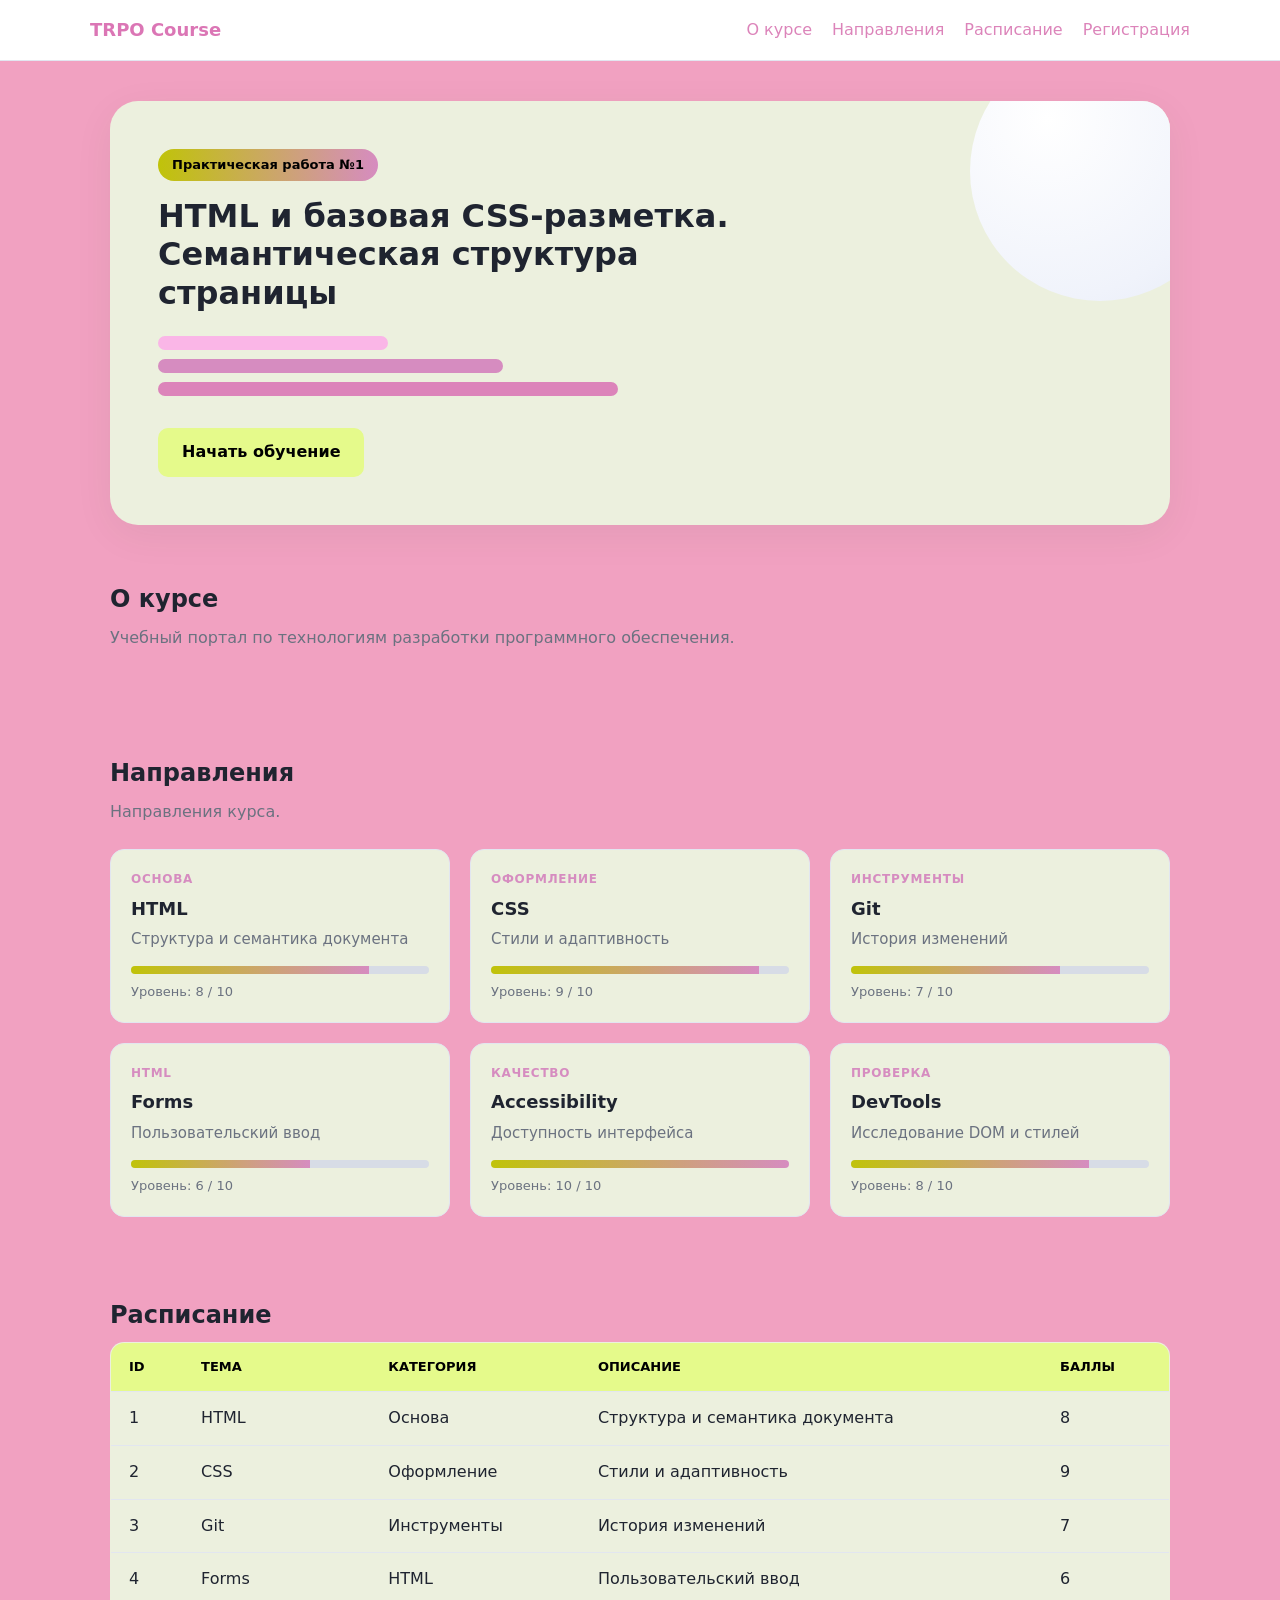
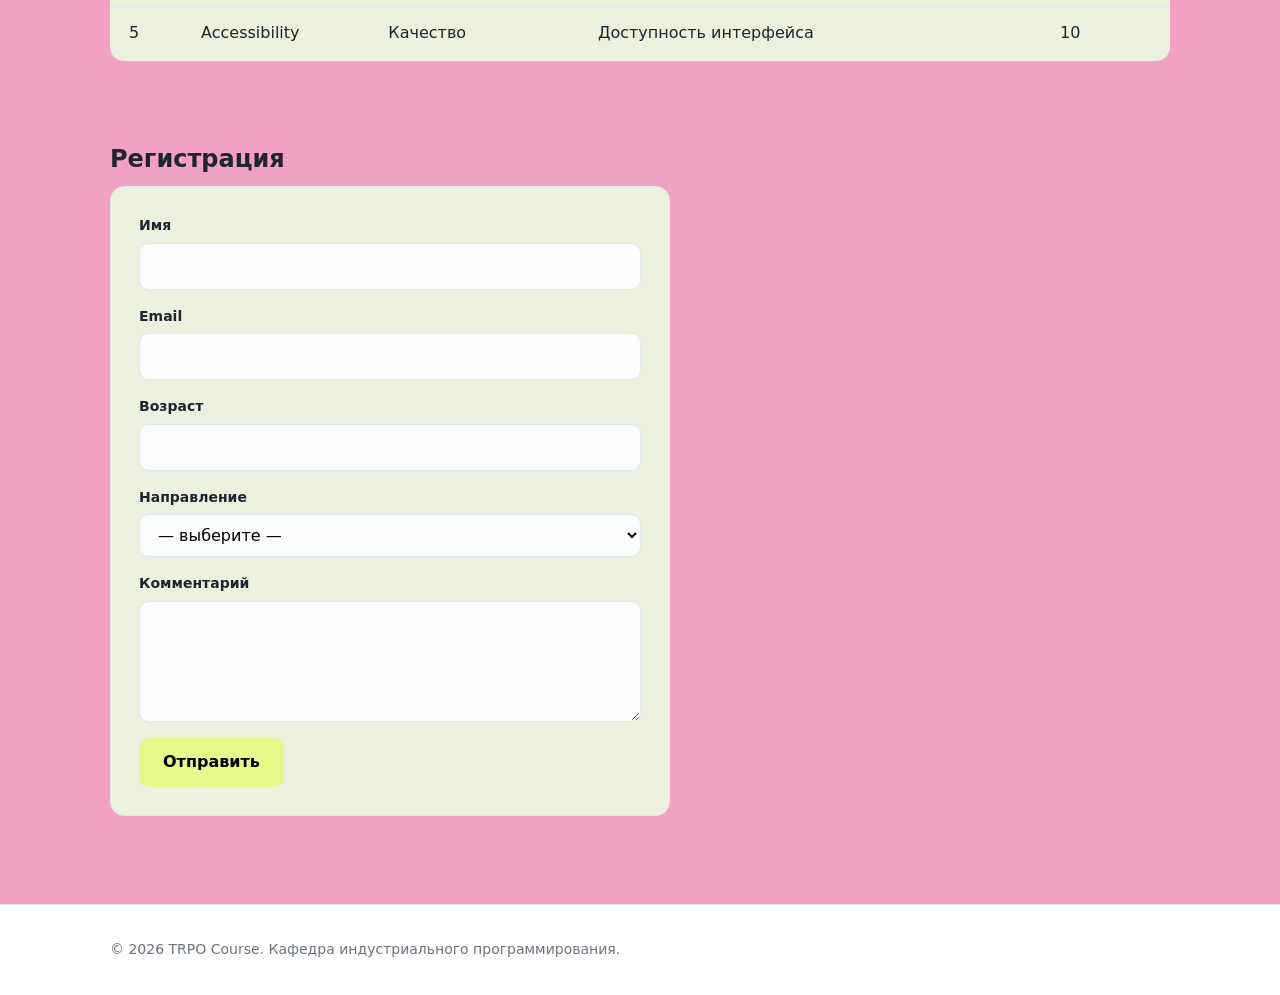
<file: trpo-pr01/index.html>
<!doctype html>
<html lang="ru">
<head>
  <meta charset="UTF-8">
  <meta name="viewport" content="width=device-width, initial-scale=1">
  <title>TRPO Course — информационный портал</title>
  <link rel="stylesheet" href="styles.css">
</head>
<body>

  <header class="site-header">
    <div class="container header-inner">
      <a href="index.html" class="logo">
        <span class="logo-dot"></span>
        TRPO Course
      </a>
      <nav aria-label="Основная навигация">
        <ul class="nav-list">
          <li><a href="#about">О курсе</a></li>
          <li><a href="#tracks">Направления</a></li>
          <li><a href="#schedule">Расписание</a></li>
          <li><a href="#signup" class="nav-cta">Регистрация</a></li>
        </ul>
      </nav>
    </div>
  </header>

  <main>

    <!-- HERO -->
    <section class="hero">
      <div class="container">
        <div class="hero-card">
          <div class="hero-content">
            <p class="hero-badge">Практическая работа №1</p>
            <h1>HTML и базовая CSS-разметка.<br>Семантическая структура страницы</h1>
            <div class="hero-lines">
              <span class="line line-dark"></span>
              <span class="line line-gray"></span>
              <span class="line line-light"></span>
            </div>
            <a href="#tracks" class="btn btn-primary">Начать обучение</a>
          </div>
          <div class="hero-decor" aria-hidden="true"></div>
        </div>
      </div>
    </section>

    <!-- О КУРСЕ -->
    <section id="about" class="section">
      <div class="container">
        <h2 class="section-title">О курсе</h2>
        <p class="section-lead">
          Учебный портал по технологиям разработки программного обеспечения.
         
        </p>
      </div>
    </section>

    <!-- НАПРАВЛЕНИЯ -->
    <section id="tracks" class="section">
      <div class="container">
        <h2 class="section-title">Направления</h2>
        <p class="section-lead">Направления курса.</p>

        <div class="cards">
          <article class="card">
            <p class="card-category">Основа</p>
            <h3>HTML</h3>
            <p class="card-desc">Структура и семантика документа</p>
            <div class="card-progress"><span style="width:80%"></span></div>
            <p class="card-value">Уровень: 8 / 10</p>
          </article>

          <article class="card">
            <p class="card-category">Оформление</p>
            <h3>CSS</h3>
            <p class="card-desc">Стили и адаптивность</p>
            <div class="card-progress"><span style="width:90%"></span></div>
            <p class="card-value">Уровень: 9 / 10</p>
          </article>

          <article class="card">
            <p class="card-category">Инструменты</p>
            <h3>Git</h3>
            <p class="card-desc">История изменений</p>
            <div class="card-progress"><span style="width:70%"></span></div>
            <p class="card-value">Уровень: 7 / 10</p>
          </article>

          <article class="card">
            <p class="card-category">HTML</p>
            <h3>Forms</h3>
            <p class="card-desc">Пользовательский ввод</p>
            <div class="card-progress"><span style="width:60%"></span></div>
            <p class="card-value">Уровень: 6 / 10</p>
          </article>

          <article class="card">
            <p class="card-category">Качество</p>
            <h3>Accessibility</h3>
            <p class="card-desc">Доступность интерфейса</p>
            <div class="card-progress"><span style="width:100%"></span></div>
            <p class="card-value">Уровень: 10 / 10</p>
          </article>

          <article class="card">
            <p class="card-category">Проверка</p>
            <h3>DevTools</h3>
            <p class="card-desc">Исследование DOM и стилей</p>
            <div class="card-progress"><span style="width:80%"></span></div>
            <p class="card-value">Уровень: 8 / 10</p>
          </article>
        </div>
      </div>
    </section>

    <!-- РАСПИСАНИЕ -->
    <section id="schedule" class="section">
      <div class="container">
        <h2 class="section-title">Расписание</h2>

        <table class="schedule-table">
          <thead>
            <tr>
              <th>ID</th><th>Тема</th><th>Категория</th><th>Описание</th><th>Баллы</th>
            </tr>
          </thead>
          <tbody>
            <tr><td>1</td><td>HTML</td><td>Основа</td><td>Структура и семантика документа</td><td>8</td></tr>
            <tr><td>2</td><td>CSS</td><td>Оформление</td><td>Стили и адаптивность</td><td>9</td></tr>
            <tr><td>3</td><td>Git</td><td>Инструменты</td><td>История изменений</td><td>7</td></tr>
            <tr><td>4</td><td>Forms</td><td>HTML</td><td>Пользовательский ввод</td><td>6</td></tr>
            <tr><td>5</td><td>Accessibility</td><td>Качество</td><td>Доступность интерфейса</td><td>10</td></tr>
          </tbody>
        </table>
      </div>
    </section>

    <!-- РЕГИСТРАЦИЯ -->
    <section id="signup" class="section">
      <div class="container">
        <h2 class="section-title">Регистрация</h2>

        <form class="feedback-form" action="#" method="post" >
          <div class="form-field">
            <label for="name">Имя</label>
            <input type="text" id="name" name="name" required minlength="2" maxlength="50" pattern="^[A-Za-zА-Яа-яЁё\s\-]+$" title="Введите имя без цифр и специальных символов">
          </div>
          <div class="form-field">
            <label for="email">Email</label>
            <input type="email" id="email" name="email" required>
          </div>
          <div class="form-field">
            <label for="age">Возраст</label>
            <input type="number" id="age" name="age" min="16" max="99" required>
          </div>
          <div class="form-field">
            <label for="topic">Направление</label>
            <select id="topic" name="topic" required>
              <option value="">— выберите —</option>
              <option value="html">HTML</option>
              <option value="css">CSS</option>
              <option value="git">Git</option>
              <option value="forms">Forms</option>
              <option value="a11y">Accessibility</option>
              <option value="devtools">DevTools</option>
            </select>
          </div>
          <div class="form-field">
            <label for="message">Комментарий</label>
            <textarea id="message" name="message" rows="4" required minlength="10"></textarea>
          </div>
          <button type="submit" class="btn btn-primary">Отправить</button>
        </form>
      </div>
    </section>

  </main>

  <footer class="site-footer">
    <div class="container">
      <p>© 2026 TRPO Course. Кафедра индустриального программирования.</p>
    </div>
  </footer>

</body>
</html>
</file>
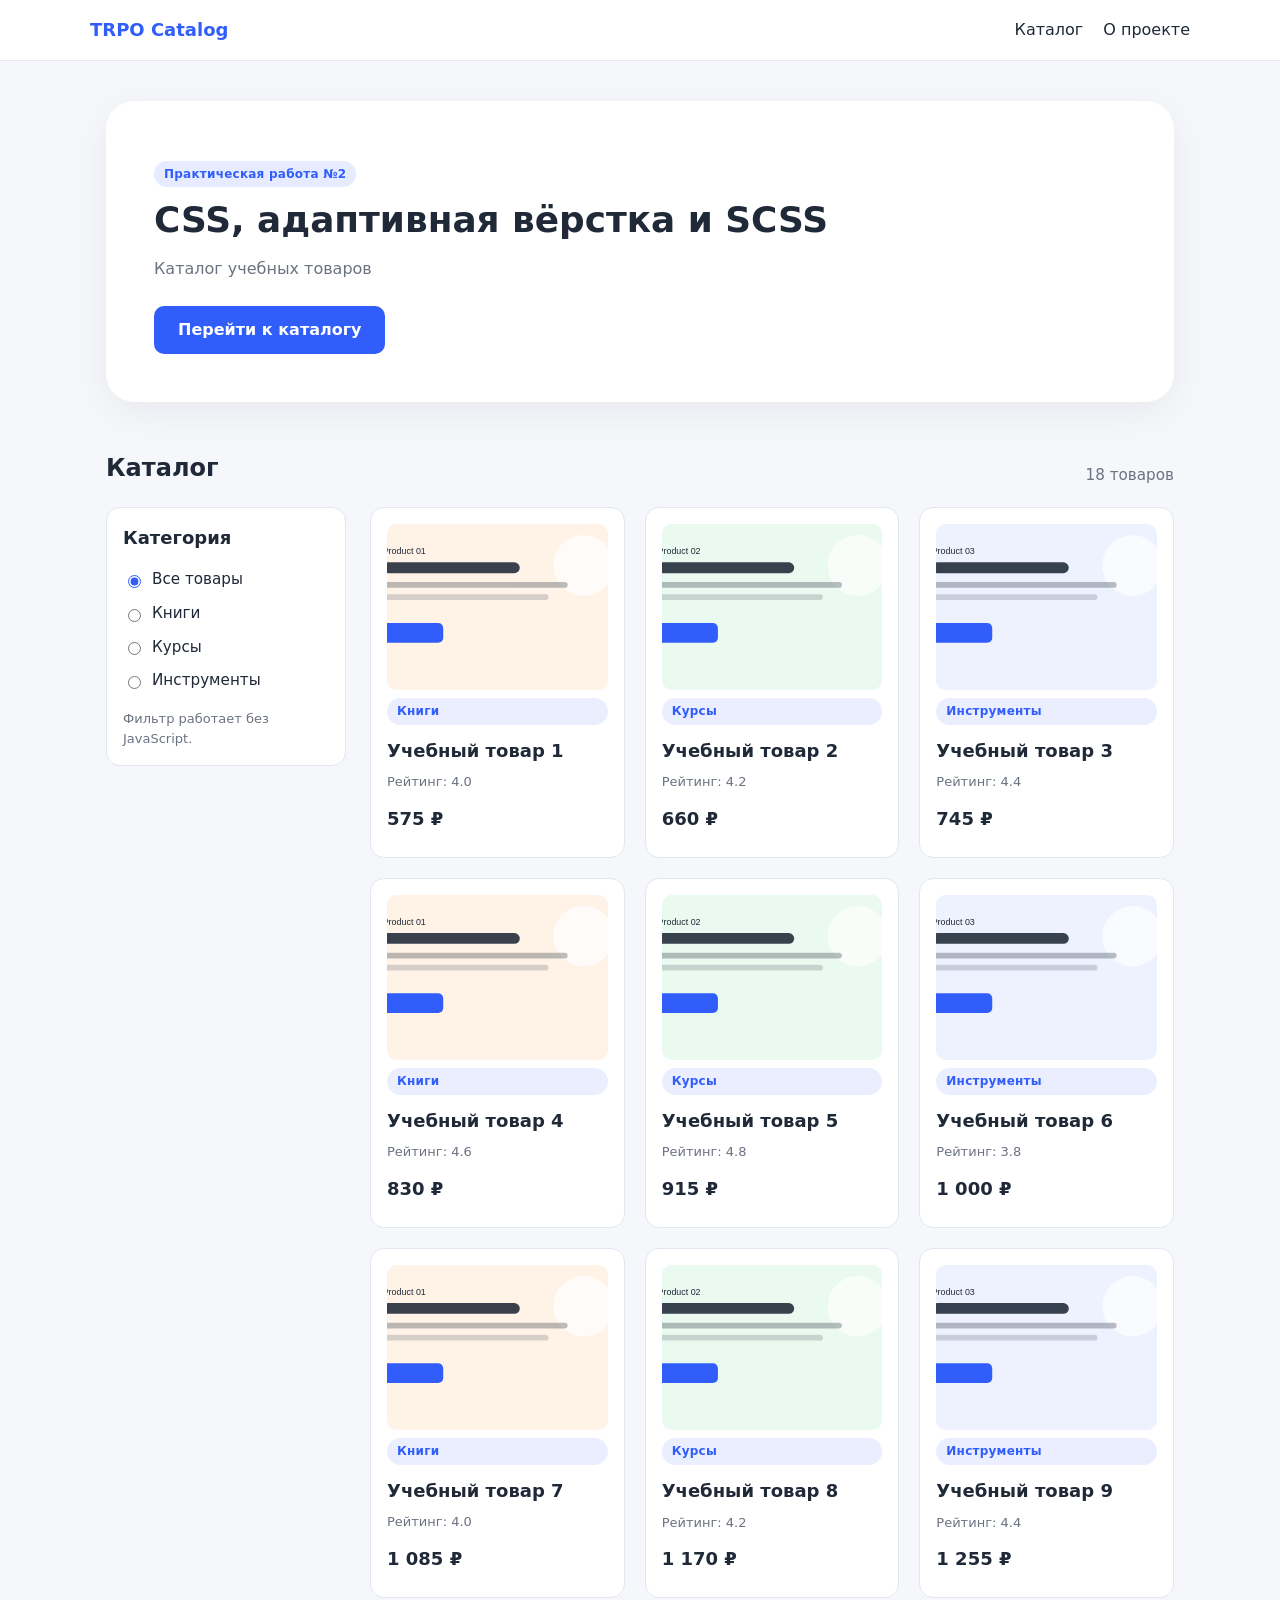
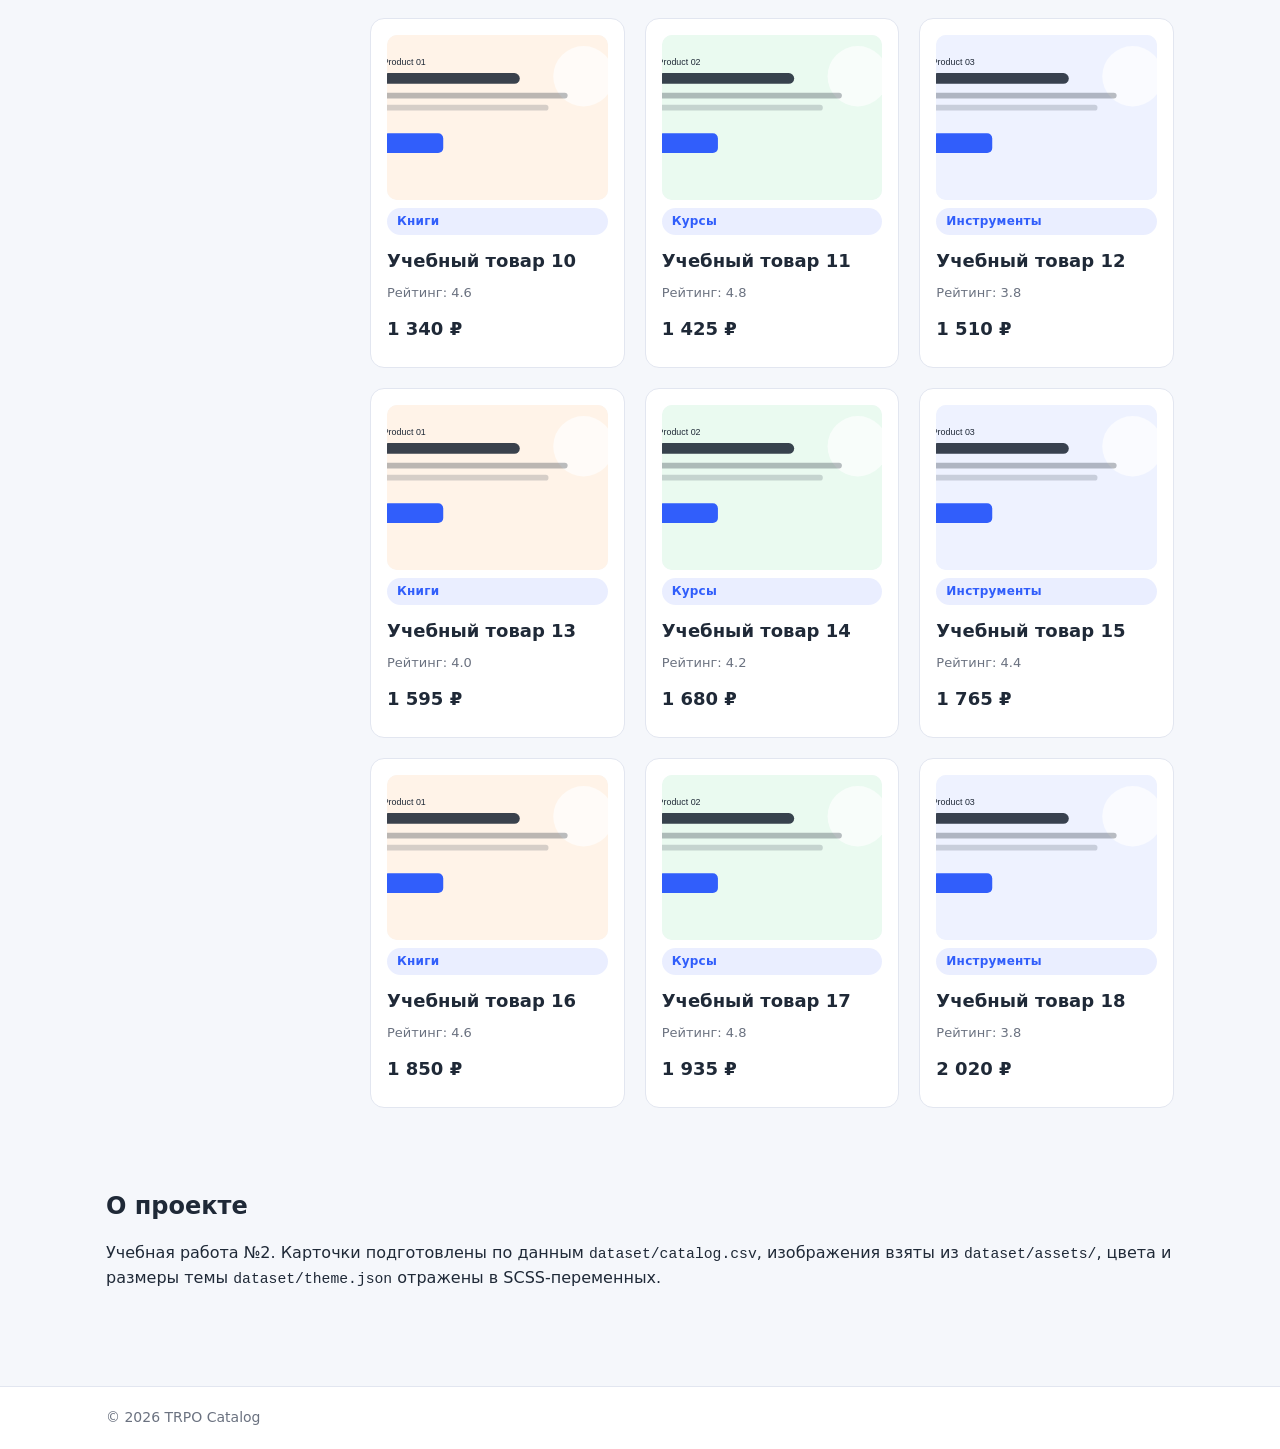
<file: trpo-pr02/index.html>
<!doctype html>
<html lang="ru">
  <head>
    <meta charset="UTF-8" />
    <meta name="viewport" content="width=device-width, initial-scale=1" />
    <meta name="description" content="Адаптивный каталог учебных товаров." />
    <title>Каталог — TRPO ПР №2</title>
    <link rel="stylesheet" href="css/styles.css" />
  </head>
  <body>
    <header class="site-header">
      <div class="container header-inner">
        <a class="logo" href="#top">TRPO Catalog</a>
        <nav aria-label="Основная навигация">
          <ul class="nav-list">
            <li><a href="#catalog">Каталог</a></li>
            <li><a href="#info">О проекте</a></li>
          </ul>
        </nav>
      </div>
    </header>

    <main id="top">
      <section class="hero">
        <div class="container">
          <div class="hero-card">
            <p class="badge badge--primary">Практическая работа №2</p>
            <h1>CSS, адаптивная вёрстка и SCSS</h1>
            <p class="hero-lead">Каталог учебных товаров</p>
            <a href="#catalog" class="btn">Перейти к каталогу</a>
          </div>
        </div>
      </section>

      <section id="catalog" class="section">
        <div class="container">
          <div class="catalog-header">
            <h2 class="section-title">Каталог</h2>
            <p class="catalog-summary">18 товаров</p>
          </div>

          <div class="catalog-layout">
            <aside class="filters" aria-labelledby="filter-heading">
              <h3 id="filter-heading">Категория</h3>
              <fieldset class="filter-list">
                <legend class="visually-hidden">Фильтр по категории</legend>
                <label class="filter-option">
                  <input type="radio" name="category" id="filter-all" checked />
                  <span>Все товары</span>
                </label>
                <label class="filter-option">
                  <input type="radio" name="category" id="filter-books" />
                  <span>Книги</span>
                </label>
                <label class="filter-option">
                  <input type="radio" name="category" id="filter-courses" />
                  <span>Курсы</span>
                </label>
                <label class="filter-option">
                  <input type="radio" name="category" id="filter-tools" />
                  <span>Инструменты</span>
                </label>
              </fieldset>
              <p class="filter-note">Фильтр работает без JavaScript.</p>
            </aside>

            <div class="catalog" aria-label="Товары каталога">
              <article class="card" data-category="books">
                <img src="dataset/assets/product-01.svg" alt="Учебный товар 1" />
                <span class="badge">Книги</span>
                <h3>Учебный товар 1</h3>
                <p class="meta">Рейтинг: 4.0</p>
                <p class="price">575 ₽</p>
              </article>
              <article class="card" data-category="courses">
                <img src="dataset/assets/product-02.svg" alt="Учебный товар 2" />
                <span class="badge">Курсы</span>
                <h3>Учебный товар 2</h3>
                <p class="meta">Рейтинг: 4.2</p>
                <p class="price">660 ₽</p>
              </article>
              <article class="card" data-category="tools">
                <img src="dataset/assets/product-03.svg" alt="Учебный товар 3" />
                <span class="badge">Инструменты</span>
                <h3>Учебный товар 3</h3>
                <p class="meta">Рейтинг: 4.4</p>
                <p class="price">745 ₽</p>
              </article>
              <article class="card" data-category="books">
                <img src="dataset/assets/product-01.svg" alt="Учебный товар 4" />
                <span class="badge">Книги</span>
                <h3>Учебный товар 4</h3>
                <p class="meta">Рейтинг: 4.6</p>
                <p class="price">830 ₽</p>
              </article>
              <article class="card" data-category="courses">
                <img src="dataset/assets/product-02.svg" alt="Учебный товар 5" />
                <span class="badge">Курсы</span>
                <h3>Учебный товар 5</h3>
                <p class="meta">Рейтинг: 4.8</p>
                <p class="price">915 ₽</p>
              </article>
              <article class="card" data-category="tools">
                <img src="dataset/assets/product-03.svg" alt="Учебный товар 6" />
                <span class="badge">Инструменты</span>
                <h3>Учебный товар 6</h3>
                <p class="meta">Рейтинг: 3.8</p>
                <p class="price">1 000 ₽</p>
              </article>
              <article class="card" data-category="books">
                <img src="dataset/assets/product-01.svg" alt="Учебный товар 7" />
                <span class="badge">Книги</span>
                <h3>Учебный товар 7</h3>
                <p class="meta">Рейтинг: 4.0</p>
                <p class="price">1 085 ₽</p>
              </article>
              <article class="card" data-category="courses">
                <img src="dataset/assets/product-02.svg" alt="Учебный товар 8" />
                <span class="badge">Курсы</span>
                <h3>Учебный товар 8</h3>
                <p class="meta">Рейтинг: 4.2</p>
                <p class="price">1 170 ₽</p>
              </article>
              <article class="card" data-category="tools">
                <img src="dataset/assets/product-03.svg" alt="Учебный товар 9" />
                <span class="badge">Инструменты</span>
                <h3>Учебный товар 9</h3>
                <p class="meta">Рейтинг: 4.4</p>
                <p class="price">1 255 ₽</p>
              </article>
              <article class="card" data-category="books">
                <img src="dataset/assets/product-01.svg" alt="Учебный товар 10" />
                <span class="badge">Книги</span>
                <h3>Учебный товар 10</h3>
                <p class="meta">Рейтинг: 4.6</p>
                <p class="price">1 340 ₽</p>
              </article>
              <article class="card" data-category="courses">
                <img src="dataset/assets/product-02.svg" alt="Учебный товар 11" />
                <span class="badge">Курсы</span>
                <h3>Учебный товар 11</h3>
                <p class="meta">Рейтинг: 4.8</p>
                <p class="price">1 425 ₽</p>
              </article>
              <article class="card" data-category="tools">
                <img src="dataset/assets/product-03.svg" alt="Учебный товар 12" />
                <span class="badge">Инструменты</span>
                <h3>Учебный товар 12</h3>
                <p class="meta">Рейтинг: 3.8</p>
                <p class="price">1 510 ₽</p>
              </article>
              <article class="card" data-category="books">
                <img src="dataset/assets/product-01.svg" alt="Учебный товар 13" />
                <span class="badge">Книги</span>
                <h3>Учебный товар 13</h3>
                <p class="meta">Рейтинг: 4.0</p>
                <p class="price">1 595 ₽</p>
              </article>
              <article class="card" data-category="courses">
                <img src="dataset/assets/product-02.svg" alt="Учебный товар 14" />
                <span class="badge">Курсы</span>
                <h3>Учебный товар 14</h3>
                <p class="meta">Рейтинг: 4.2</p>
                <p class="price">1 680 ₽</p>
              </article>
              <article class="card" data-category="tools">
                <img src="dataset/assets/product-03.svg" alt="Учебный товар 15" />
                <span class="badge">Инструменты</span>
                <h3>Учебный товар 15</h3>
                <p class="meta">Рейтинг: 4.4</p>
                <p class="price">1 765 ₽</p>
              </article>
              <article class="card" data-category="books">
                <img src="dataset/assets/product-01.svg" alt="Учебный товар 16" />
                <span class="badge">Книги</span>
                <h3>Учебный товар 16</h3>
                <p class="meta">Рейтинг: 4.6</p>
                <p class="price">1 850 ₽</p>
              </article>
              <article class="card" data-category="courses">
                <img src="dataset/assets/product-02.svg" alt="Учебный товар 17" />
                <span class="badge">Курсы</span>
                <h3>Учебный товар 17</h3>
                <p class="meta">Рейтинг: 4.8</p>
                <p class="price">1 935 ₽</p>
              </article>
              <article class="card" data-category="tools">
                <img src="dataset/assets/product-03.svg" alt="Учебный товар 18" />
                <span class="badge">Инструменты</span>
                <h3>Учебный товар 18</h3>
                <p class="meta">Рейтинг: 3.8</p>
                <p class="price">2 020 ₽</p>
              </article>
            </div>
          </div>
        </div>
      </section>

      <section id="info" class="section info-section">
        <div class="container">
          <h2 class="section-title">О проекте</h2>
          <p>
            Учебная работа №2. Карточки подготовлены по данным
            <code>dataset/catalog.csv</code>, изображения взяты из
            <code>dataset/assets/</code>, цвета и размеры темы
            <code>dataset/theme.json</code> отражены в SCSS-переменных.
          </p>
        </div>
      </section>
    </main>

    <footer class="site-footer">
      <div class="container">© 2026 TRPO Catalog</div>
    </footer>
  </body>
</html>
</file>
<file: trpo-pr01/styles.css>
* { box-sizing: border-box; }

body {
  margin: 0;
  font-family: system-ui, sans-serif;
  background: #f1a1c1;
  color: #1f2430;
  line-height: 1.55;
}

a { color: #1f2430; text-decoration: none; }
a:hover { text-decoration: underline; }

.container {
  max-width: 1100px;
  margin: 0 auto;
  padding: 0 20px;
}

/* Шапка */
.site-header {
  background: #fff;
  border-bottom: 1px solid #e2e6f0;
}
.header-inner {
  display: flex;
  align-items: center;
  justify-content: space-between;
  padding: 16px 0;
}


.logo { font-weight: 700; font-size: 18px; }
.nav-list {
  display: flex;
  gap: 20px;
  list-style: none;
  margin: 0;
  padding: 0;
}
.nav-list a { color: #dc84ba; font-weight: 500; }
.nav-list a:hover { color: #2563eb; }


.logo {
  color: #db76b5;
}
.logo:hover {
  text-decoration: underline;
}

/* Hero */
.hero { padding: 40px 0 16px; }
.hero-card {
  position: relative;
  background: #ecf0de;
  border-radius: 28px;
  padding: 48px;
  overflow: hidden;
  box-shadow: 0 10px 40px rgba(8, 65, 31, 0.06);
}
.hero-content { position: relative; z-index: 2; max-width: 640px; }
.hero-badge {
  display: inline-block;
  background: linear-gradient(90deg, #c0c309, #d68cc0);
  color: #000000;
  padding: 6px 14px;
  border-radius: 999px;
  font-size: 13px;
  font-weight: 600;
  margin: 0 0 16px;
}
.hero h1 {
  font-size: 32px;
  line-height: 1.2;
  margin: 0 0 24px;
}
.hero-lines {
  display: flex;
  flex-direction: column;
  gap: 9px;
  margin-bottom: 32px;
  max-width: 460px;
}
.line { display: block; height: 14px; border-radius: 999px; }
.line-dark  { background: #fab6e7; width: 50%; }
.line-gray  { background: #d68cc0; width: 75%; }
.line-light { background: #dc84ba; width: 100%; }

.hero-decor {
  position: absolute;
  top: -60px; right: -60px;
  width: 260px; height: 260px;
  border-radius: 50%;
  background: radial-gradient(circle at 30% 30%, #fff 0%, #f0f3fb 70%, #e6ebf7 100%);
  z-index: 1;
}

/* Кнопка */
.btn {
  display: inline-block;
  background: #e5fa8b;
  color: #000;
  border: 0;
  border-radius: 10px;
  padding: 12px 24px;
  font: inherit;
  font-weight: 600;
  cursor: pointer;
}
.btn:hover { background: #c0c309; text-decoration: none; }

/* Секции */
.section { padding: 40px 0; }
.section-title { font-size: 24px; margin: 0 0 8px; }
.section-lead { color: #6b7280; margin: 0 0 24px; }

/* Карточки */
.cards { display: flex; flex-wrap: wrap; gap: 20px; }
.card {
  flex: 1 1 260px;
  background: #ecf0de;
  border: 1px solid #e2e6f0;
  border-radius: 14px;
  padding: 20px;
}
.card-category {
  font-size: 12px;
  color: #d68cc0;
  text-transform: uppercase;
  letter-spacing: .06em;
  font-weight: 700;
  margin: 0 0 6px;
}
.card h3 { margin: 0 0 6px; font-size: 18px; }
.card-desc { color: #6b7280; margin: 0 0 14px; font-size: 15px; }
.card-progress {
  height: 8px;
  background: #d7dce6;
  border-radius: 999px;
  overflow: hidden;
  margin-bottom: 8px;
}
.card-progress span {
  display: block; height: 100%;
  background: linear-gradient(90deg, #c0c309, #d68cc0);
}
.card-value { color: #6b7280; font-size: 13px; margin: 0; }

/* Таблица */
.schedule-table {
  width: 100%;
  border-collapse: collapse;
  background: #ecf0de;
  border: 1px solid #e2e6f0;
  border-radius: 14px;
  overflow: hidden;
}
.schedule-table th, .schedule-table td {
  padding: 14px 18px;
  text-align: left;
  border-bottom: 1px solid #e2e6f0;
}
.schedule-table thead th {
  background: #e5fa8b;
  font-size: 13px;
  text-transform: uppercase;
  color: #000;
}
.schedule-table tbody tr:last-child td { border-bottom: 0; }

/* Форма */
.feedback-form {
  display: flex;
  flex-direction: column;
  gap: 16px;
  max-width: 560px;
  background: #ecf0de;
  border: 1px solid #e2e6f0;
  border-radius: 14px;
  padding: 28px;
}
.form-field { display: flex; flex-direction: column; gap: 6px; }
.form-field label { font-weight: 600; font-size: 14px; }
.form-field input,
.form-field select,
.form-field textarea {
  padding: 10px 14px;
  border: 1px solid #e2e6f0;
  border-radius: 10px;
  font: inherit;
  background: #fbfcfe;
}
.form-field input:focus,
.form-field select:focus,
.form-field textarea:focus {
  border-color: #2563eb;
  background: #fff;
  outline: none;
}


.feedback-form .btn { align-self: flex-start; }

/* Подвал */
.site-footer {
  background: #fff;
  border-top: 1px solid #e2e6f0;
  padding: 20px 0;
  color: #6b7280;
  margin-top: 48px;
  font-size: 14px;
}

/* Мобильная версия */
@media (max-width: 720px) {
  .header-inner { flex-direction: column; align-items: flex-start; gap: 10px; }
  .hero-card { padding: 28px 20px; }
  .hero-decor { width: 160px; height: 160px; top: -40px; right: -40px; }
  .card { flex: 1 1 100%; }
  .hero h1 { font-size: 24px; }
}
</file>
<file: trpo-pr02/css/styles.css>
*, *::before, *::after {
  box-sizing: border-box;
}

html {
  scroll-behavior: smooth;
}

body {
  margin: 0;
  font-family: system-ui, -apple-system, BlinkMacSystemFont, "Segoe UI", sans-serif;
  background: #f5f7fb;
  color: #1f2937;
  line-height: 1.55;
}

img {
  display: block;
  max-width: 100%;
}

button,
input {
  font: inherit;
}

code {
  font-family: "SFMono-Regular", Consolas, "Liberation Mono", monospace;
  font-size: 0.92em;
}

a {
  color: #315efb;
  text-decoration: none;
}
a:hover {
  text-decoration: underline;
}

.container {
  max-width: 1100px;
  margin: 0 auto;
  padding: 0 16px;
}

.site-header {
  background: #ffffff;
  border-bottom: 1px solid #e2e6f0;
}

.header-inner {
  display: flex;
  align-items: center;
  justify-content: space-between;
  padding: 16px 0;
}

.logo {
  font-weight: 700;
  font-size: 1.125rem;
}

.nav-list {
  display: flex;
  gap: 1.25rem;
  list-style: none;
  margin: 0;
  padding: 0;
}
.nav-list a {
  color: #1f2937;
  font-weight: 500;
}

.hero {
  padding: 2.5rem 0 0.5rem;
}

.hero-card {
  position: relative;
  background: #ffffff;
  border-radius: 1.75rem;
  padding: 3rem;
  overflow: hidden;
  box-shadow: 0 10px 40px rgba(15, 23, 42, 0.06);
}
.hero-card h1 {
  margin: 0 0 1rem;
  font-size: clamp(1.8rem, 2.8vw, 2.8rem);
  line-height: 1.15;
}

.hero-lead {
  margin: 0 0 1.5rem;
  color: #6b7280;
}

.section {
  padding: 2.5rem 0;
}

.catalog-header {
  display: flex;
  align-items: end;
  justify-content: space-between;
  gap: 1rem;
  margin-bottom: 1.25rem;
}

.section-title {
  margin: 0;
  font-size: 1.5rem;
}

.catalog-summary {
  margin: 0;
  color: #6b7280;
  font-size: 0.95rem;
}

.catalog-layout {
  display: grid;
  grid-template-columns: minmax(220px, 240px) minmax(0, 1fr);
  gap: 1.5rem;
  align-items: start;
}

.catalog {
  display: grid;
  grid-template-columns: repeat(auto-fit, minmax(220px, 1fr));
  gap: 1.25rem;
}

.catalog-layout:has(#filter-books:checked) .card:not([data-category=books]),
.catalog-layout:has(#filter-courses:checked) .card:not([data-category=courses]),
.catalog-layout:has(#filter-tools:checked) .card:not([data-category=tools]) {
  display: none;
}

.catalog-empty {
  grid-column: 1/-1;
  background: #ffffff;
  border: 1px solid #e2e6f0;
  border-radius: 14px;
  padding: 2rem;
  text-align: center;
  color: #6b7280;
}

.site-footer {
  margin-top: 2.5rem;
  padding: 1.25rem 0;
  background: #ffffff;
  border-top: 1px solid #e2e6f0;
  color: #6b7280;
  font-size: 0.875rem;
}

@media (max-width: 1024px) {
  .catalog-layout {
    grid-template-columns: 1fr;
  }
  .filters {
    display: grid;
    grid-template-columns: repeat(2, minmax(0, 1fr));
    gap: 1rem;
  }
}
@media (max-width: 768px) {
  .header-inner {
    flex-direction: column;
    align-items: flex-start;
    gap: 0.5rem;
  }
  .hero-card {
    padding: 1.75rem 1.25rem;
  }
  .catalog-header {
    flex-direction: column;
    align-items: flex-start;
  }
  .catalog {
    grid-template-columns: 1fr;
  }
  .filters {
    grid-template-columns: 1fr;
  }
}
.badge {
  display: inline-block;
  padding: 0.25rem 0.625rem;
  border-radius: 999px;
  background: rgba(49, 94, 251, 0.1);
  color: #315efb;
  font-size: 0.75rem;
  font-weight: 700;
  letter-spacing: 0.02em;
}
.badge--primary {
  background: rgba(49, 94, 251, 0.12);
}

.filters {
  background: #ffffff;
  border: 1px solid #e2e6f0;
  border-radius: 14px;
  padding: 16px;
}
.filters h3 {
  margin: 0 0 16px;
  font-size: 1.125rem;
}

.filter-list {
  display: grid;
  gap: 0.625rem;
  margin: 0;
  padding: 0;
  border: 0;
}

.visually-hidden {
  position: absolute;
  width: 1px;
  height: 1px;
  padding: 0;
  margin: -1px;
  overflow: hidden;
  clip: rect(0, 0, 0, 0);
  white-space: nowrap;
  border: 0;
}

.filter-option {
  display: flex;
  align-items: center;
  gap: 0.5rem;
  font-size: 0.95rem;
  cursor: pointer;
}
.filter-option input {
  accent-color: #315efb;
}
.filter-option:focus-within {
  outline: 2px solid #315efb;
  outline-offset: 3px;
}

.filter-note {
  margin: 1rem 0 0;
  color: #6b7280;
  font-size: 0.8125rem;
}

.card {
  display: flex;
  flex-direction: column;
  gap: 0.5rem;
  padding: 16px;
  background: #ffffff;
  border: 1px solid #e2e6f0;
  border-radius: 14px;
  transition: transform 0.15s ease, box-shadow 0.15s ease;
}
.card:hover {
  transform: translateY(-2px);
  box-shadow: 0 10px 30px rgba(15, 23, 42, 0.07);
}
.card img {
  width: 100%;
  aspect-ratio: 4/3;
  object-fit: cover;
  border-radius: 10px;
  background: #f5f7fb;
}
.card h3 {
  margin: 0.25rem 0 0;
  font-size: 1.125rem;
}

.meta {
  margin: 0;
  color: #6b7280;
  font-size: 0.8125rem;
}

.price {
  margin: 0.25rem 0 0.5rem;
  font-size: 1.125rem;
  font-weight: 700;
}

.btn {
  display: inline-block;
  background: #315efb;
  color: #fff;
  border: 0;
  border-radius: 10px;
  padding: 12px 24px;
  font: inherit;
  font-weight: 600;
  cursor: pointer;
  transition: background 0.15s ease, transform 0.15s ease;
}
.btn:hover {
  background: rgb(3.5204481793%, 24.5960784314%, 98.1266106443%);
  transform: translateY(-1px);
}
.btn--small {
  padding: 0.5rem 0.875rem;
  font-size: 0.875rem;
  border-radius: 0.5rem;
}
.btn--secondary {
  background: #ffffff;
  color: #315efb;
  border: 1px solid #315efb;
}
.btn--secondary:hover {
  background: rgba(49, 94, 251, 0.08);
}
</file>
